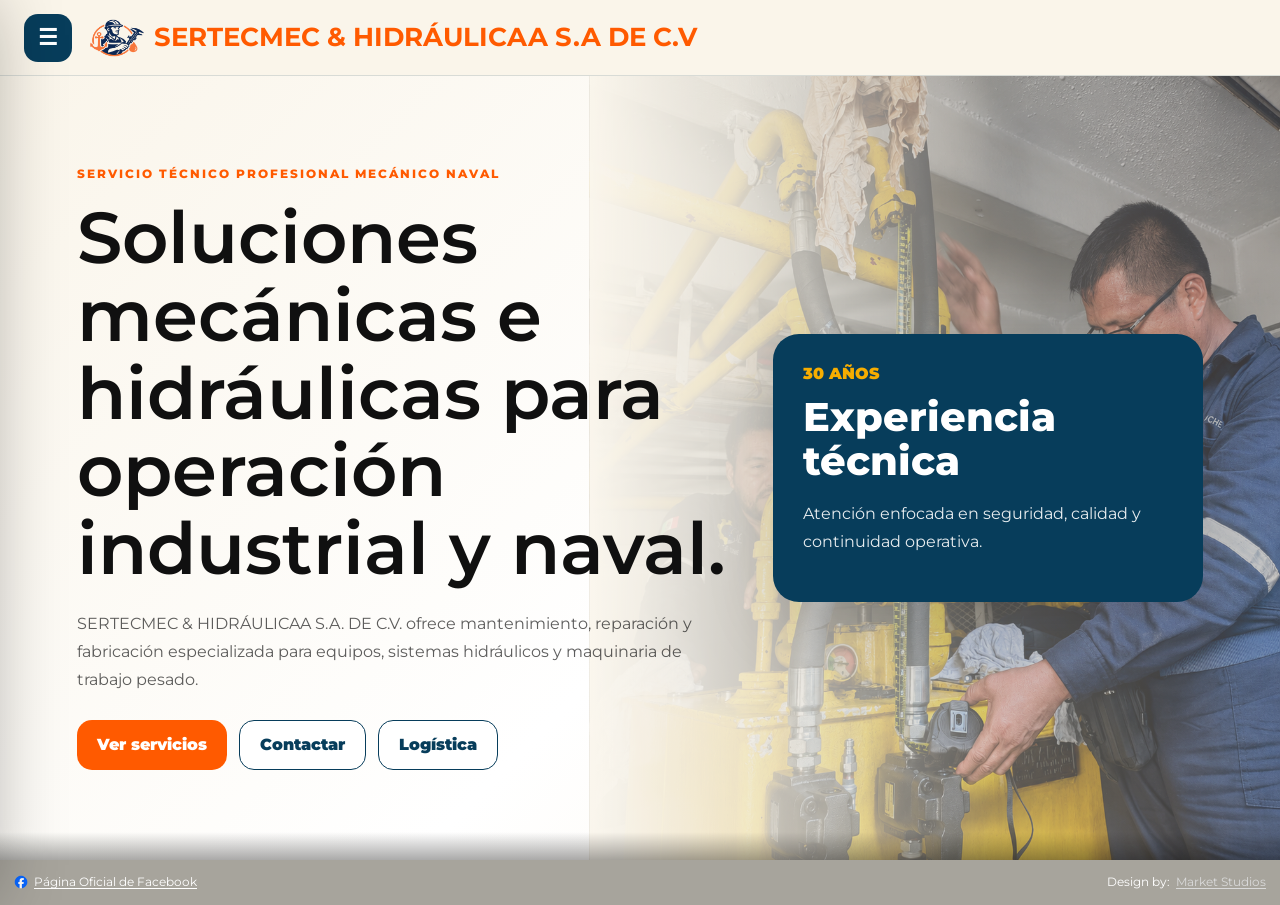
<file: index.html>
<!DOCTYPE html>
<html lang="es">
<head>
  <meta charset="UTF-8">
  <meta
    name="viewport"
    content="width=device-width, initial-scale=1.0">
  <title>Inicio | SerTecMec</title>
  <link rel="preconnect" href="https://fonts.googleapis.com">
  <link rel="preconnect" href="https://fonts.gstatic.com" crossorigin>
  <link
    href="https://fonts.googleapis.com/css2?family=Archivo+Black&family=Montserrat:ital,wght@0,100..900;1,100..900&display=swap"
    rel="stylesheet">
  <link rel="stylesheet" href="index.css">
</head>

<body>

  <!-- Control del menú lateral -->
  <input
    class="menu-toggle"
    type="checkbox"
    id="menuToggle"
  >

  <!-- Encabezado -->
  <header class="site-header">

    <!-- Botón para abrir el menú -->
    <label
      class="menu-button"
      for="menuToggle"
      aria-label="Abrir menú"
    >
      &#9776;
    </label>

    <!-- Logo y nombre de la empresa -->
    <a
      class="header-brand"
      href="index.html"
      aria-label="Ir al inicio de SerTecMec"
    >

      <img
        class="header-brand-image"
        src="assets/logo-sertemecc.png"
        alt="Logo de SerTecMec"
      >

      <span class="header-brand-name">
        SERTECMEC <span>&amp; HIDRÁULICAA S.A DE C.V</span>
      </span>

    </a>

  </header>

  <!-- Menú lateral -->
  <aside class="drawer">

    <label
      class="drawer-close"
      for="menuToggle"
      aria-label="Cerrar menú"
    >
      &times;
    </label>

    <strong>SerTecMec</strong>

    <nav>
      <a class="active" href="index.html">Inicio</a>
      <a href="servicios.html">Servicios</a>
      <a href="forlog.html">Forlog</a>
      <a href="nosotros.html">Nosotros</a>
      <a href="contacto.html">Contacto</a>
    </nav>

  </aside>

  <!-- Fondo oscuro del menú -->
  <label
    class="drawer-backdrop"
    for="menuToggle"
  ></label>

  <!-- Contenido principal -->
  <main>

    <section class="hero">

      <div class="image-background" aria-hidden="true"></div>

      <div class="hero-copy">

        <p class="eyebrow">
          Servicio técnico profesional mecánico naval
        </p>

        <h1>
          Soluciones mecánicas e hidráulicas para operación industrial y naval.
        </h1>

        <p>
          SERTECMEC &amp; HIDRÁULICAA S.A. DE C.V. ofrece mantenimiento,
          reparación y fabricación especializada para equipos, sistemas
          hidráulicos y maquinaria de trabajo pesado.
        </p>

        <div class="hero-actions">

          <a
            class="primary-button"
            href="servicios.html"
          >
            Ver servicios
          </a>

          <a
            class="secondary-button"
            href="contacto.html"
          >
            Contactar
          </a>

          <a
            class="secondary-button"
            href="forlog.html"
          >
            Logística
          </a>

        </div>

      </div>

      <article class="feature-card">

        <span>30 años</span>

        <strong>
          Experiencia técnica
        </strong>

        <p class="feature-description">
          Atención enfocada en seguridad, calidad y continuidad operativa.
        </p>

      </article>
    </section>
  </main>

  <footer class="index-footer">
    <a
      class="facebook-link"
      href="https://www.facebook.com/share/19AsBo8X9a/?mibextid=wwXIfr"
      rel="noopener"
      target="_blank"
    >
      <img
        src="assets/facebook.png"
        alt="Facebook"
      >
      <span>Página Oficial de Facebook</span>
    </a>

    <div class="studio-credit">
      <span>Design by:</span>
      <a href="https://urbansshop.org">
        Market Studios
      </a>
    </div>
  </footer>
</body>

</html>
</file>
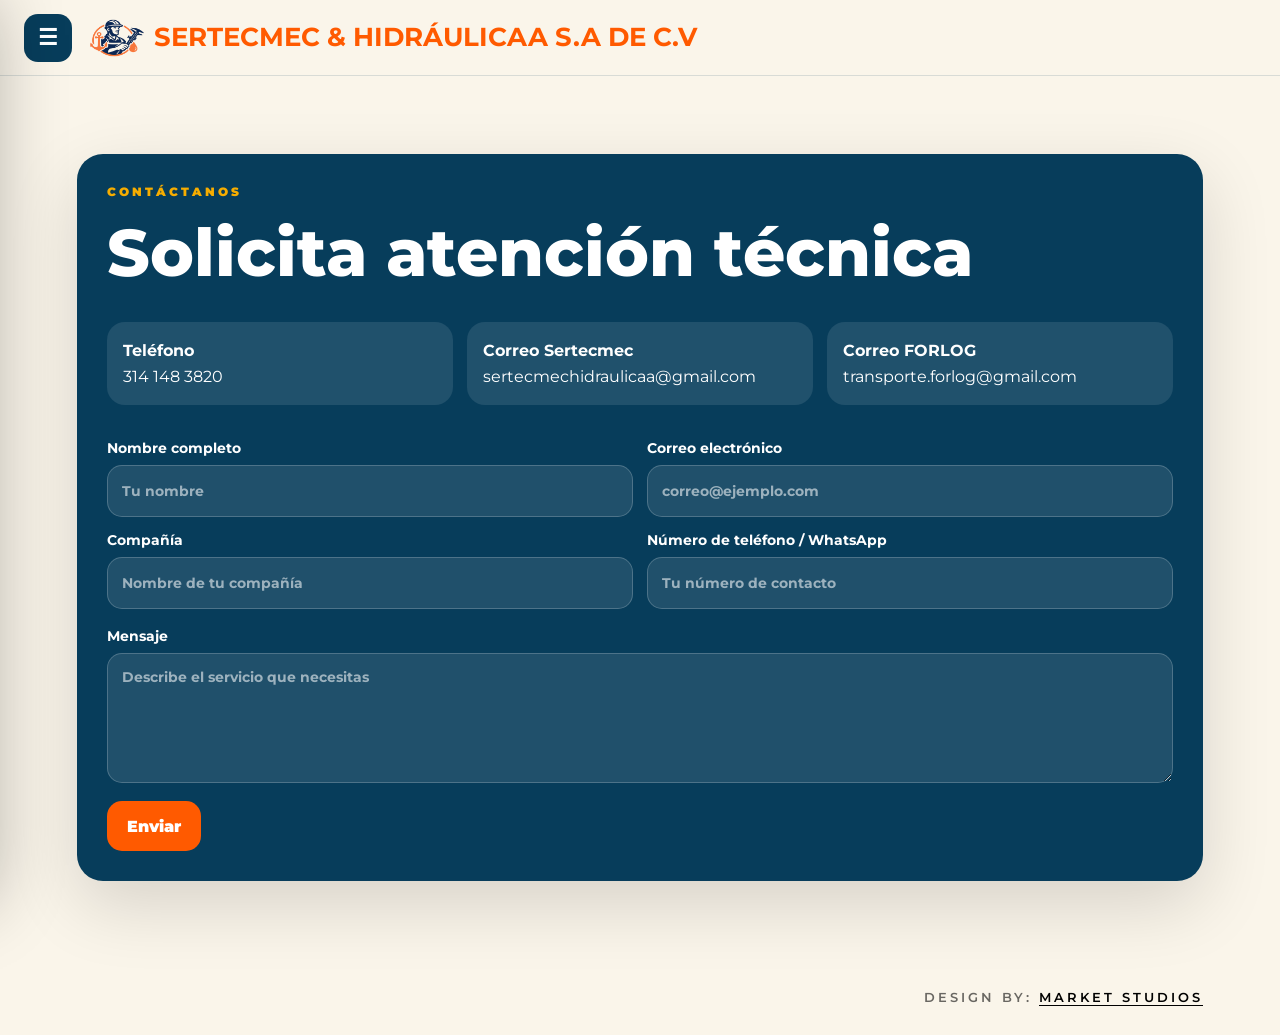
<file: contacto.html>
<!DOCTYPE html>
<html lang="es">
 <head>
  <meta charset="utf-8"/>
  <meta content="width=device-width, initial-scale=1.0" name="viewport"/>
  <title>Contacto | SerTecMec</title>
  <link href="https://fonts.googleapis.com" rel="preconnect"/>
  <link crossorigin="" href="https://fonts.gstatic.com" rel="preconnect"/>
  <link href="https://fonts.googleapis.com/css2?family=Archivo+Black&amp;family=Montserrat:ital,wght@0,100..900;1,100..900&amp;display=swap" rel="stylesheet"/>
  <link href="contacto.css" rel="stylesheet"/>
 </head>
 <body>
  <input class="menu-toggle" id="menuToggle" type="checkbox"/>
  <header class="site-header">
   <label aria-label="Abrir menú" class="menu-button" for="menuToggle">☰</label>
   <a aria-label="Ir al inicio de SerTecMec" class="header-brand" href="index.html">
    <img alt="Logo de SerTecMec" class="header-brand-image" src="assets/logo-sertemecc.png"/>
    <span class="header-brand-name">SERTECMEC <span>&amp; HIDRÁULICAA S.A DE C.V</span></span>
   </a>
  </header>
  <aside class="drawer">
   <label aria-label="Cerrar menú" class="drawer-close" for="menuToggle">×</label>
   <strong>SerTecMec</strong>
   <nav>
    <a href="index.html">Inicio</a>
    <a href="servicios.html">Servicios</a>
    <a href="forlog.html">Forlog</a>
    <a href="nosotros.html">Nosotros</a>
    <a class="active" href="contacto.html">Contacto</a>
   </nav>
  </aside>
  <label aria-label="Cerrar menú" class="drawer-backdrop" for="menuToggle"></label>
  <main>
   <section class="contact page-section">
    <form class="contact-form" id="contactForm">
     <p class="eyebrow">Contáctanos</p>
     <h1>Solicita atención técnica</h1>
     <div class="contact-grid">
      <p><strong>Teléfono</strong><br/>314 148 3820</p>
      <p><strong>Correo Sertecmec</strong><br/>sertecmechidraulicaa@gmail.com</p>
      <p><strong>Correo FORLOG</strong><br/>transporte.forlog@gmail.com</p>
     </div>
     <div class="form-grid">
      <label>Nombre completo <input id="fullName" name="Nombre completo" placeholder="Tu nombre" required="" type="text"/></label>
      <label>Correo electrónico <input id="email" name="Correo electrónico" placeholder="correo@ejemplo.com" required="" type="email"/></label>
      <label>Compañía <input id="company" name="Compañía" placeholder="Nombre de tu compañía" type="text"/></label>
      <label>Número de teléfono / WhatsApp <input id="phone" name="Teléfono o WhatsApp" placeholder="Tu número de contacto" required="" type="tel"/></label>
     </div>
     <label>Mensaje <textarea id="message" name="Mensaje" placeholder="Describe el servicio que necesitas" required=""></textarea></label>
     <div class="form-actions"><button type="submit">Enviar</button></div>
    </form>
   </section>
  </main>
  <footer class="studio-footer">
   <span>Design by:</span>
   <a href="https://urbansshop.org">Market Studios</a>
  </footer>
  <script src="contacto.js"></script>
 </body>
</html>
</file>
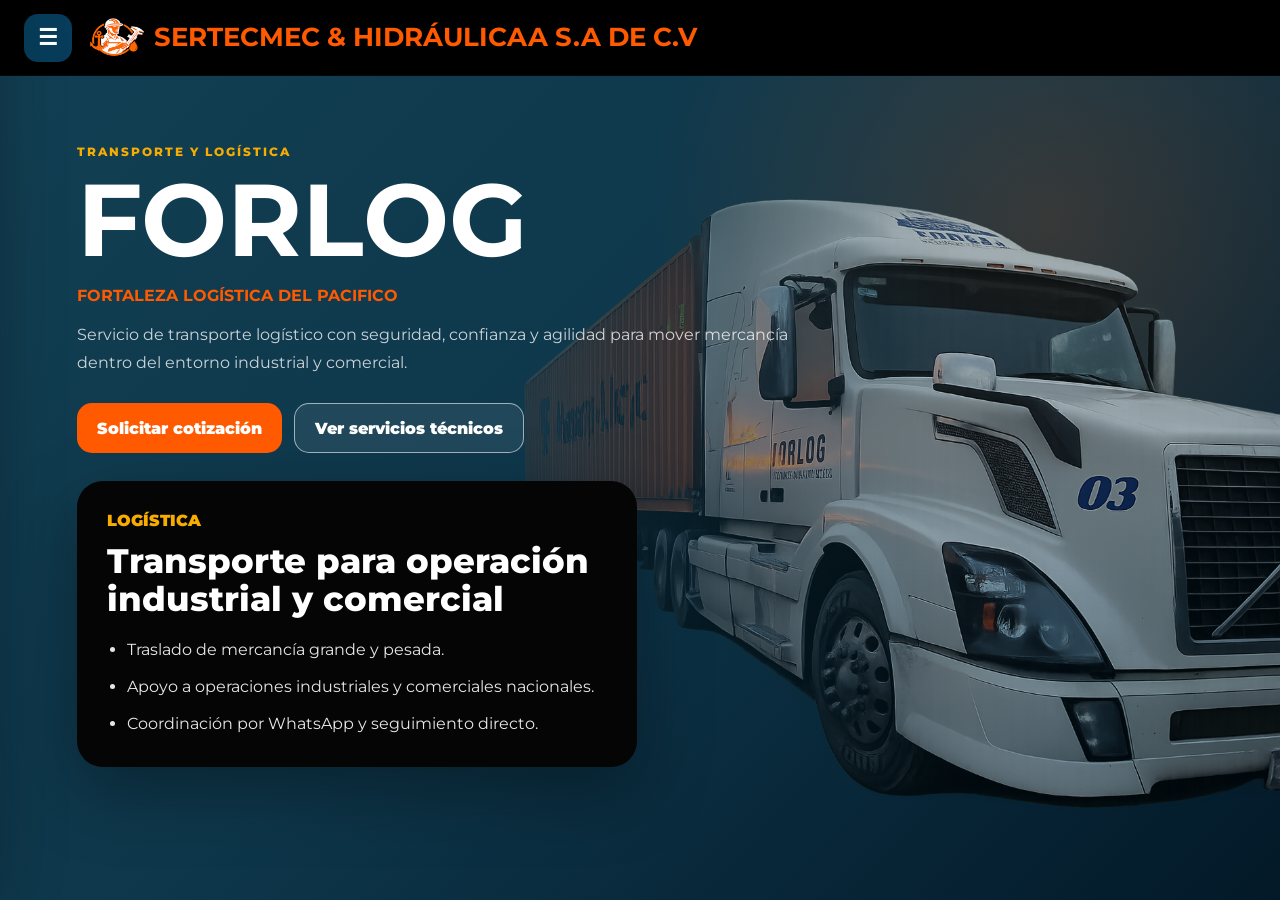
<file: forlog.html>
<!DOCTYPE html>
<html lang="es">
<head>
  <meta charset="UTF-8">
  <meta
    name="viewport"
    content="width=device-width, initial-scale=1.0">
  <title>Forlog | SerTecMec</title>
  <link rel="preconnect" href="https://fonts.googleapis.com">
  <link rel="preconnect" href="https://fonts.gstatic.com" crossorigin>
  <link
    href="https://fonts.googleapis.com/css2?family=Archivo+Black&family=Montserrat:ital,wght@0,100..900;1,100..900&display=swap"
    rel="stylesheet">
  <link rel="stylesheet" href="forlog.css">
</head>

<body>
  <input
    class="menu-toggle"
    type="checkbox"
    id="menuToggle"
  >

  <header class="site-header">
    <label
      class="menu-button"
      for="menuToggle"
      aria-label="Abrir menú"
    >
      &#9776;
    </label>

    <a
      class="header-brand"
      href="index.html"
      aria-label="Ir al inicio de SerTecMec"
    >
      <img
        class="header-brand-image"
        src="assets/logo-sertemec.png"
        alt="Logo de SerTecMec"
      >

      <span class="header-brand-name">
        SERTECMEC <span>&amp; HIDRÁULICAA S.A DE C.V</span>
      </span>
    </a>
  </header>

  <aside class="drawer">
    <label
      class="drawer-close"
      for="menuToggle"
      aria-label="Cerrar menú"
    >
      &times;
    </label>

    <strong>SerTecMec</strong>

    <nav>
      <a href="index.html">Inicio</a>
      <a href="servicios.html">Servicios</a>
      <a class="active" href="forlog.html">Forlog</a>
      <a href="nosotros.html">Nosotros</a>
      <a href="contacto.html">Contacto</a>
    </nav>
  </aside>

  <label
    class="drawer-backdrop"
    for="menuToggle"
  ></label>

  <main>
    <section class="forlog-hero">
      <div class="forlog-background" aria-hidden="true"></div>

      <div class="forlog-copy">
        <p class="eyebrow">
          Transporte y logística
        </p>

        <h1>
          FORLOG
        </h1>
        <h2>
          FORTALEZA LOGÍSTICA DEL PACIFICO
        </h2>

        <p>
          Servicio de transporte logístico con seguridad, confianza y agilidad
          para mover mercancía dentro del entorno industrial y comercial.
        </p>

        <div class="hero-actions">
          <a
            class="primary-button"
            href="contacto.html"
          >
            Solicitar cotización
          </a>

          <a
            class="secondary-button"
            href="servicios.html"
          >
            Ver servicios técnicos
          </a>
        </div>

        <article class="forlog-card">
          <span>Logística</span>

          <strong>
            Transporte para operación industrial y comercial
          </strong>

          <ul>
            <li>Traslado de mercancía grande y pesada.</li>
            <li>Apoyo a operaciones industriales y comerciales nacionales.</li>
            <li>Coordinación por WhatsApp y seguimiento directo.</li>
          </ul>
        </article>
      </div>
    </section>
  </main>
</body>
</html>
</file>
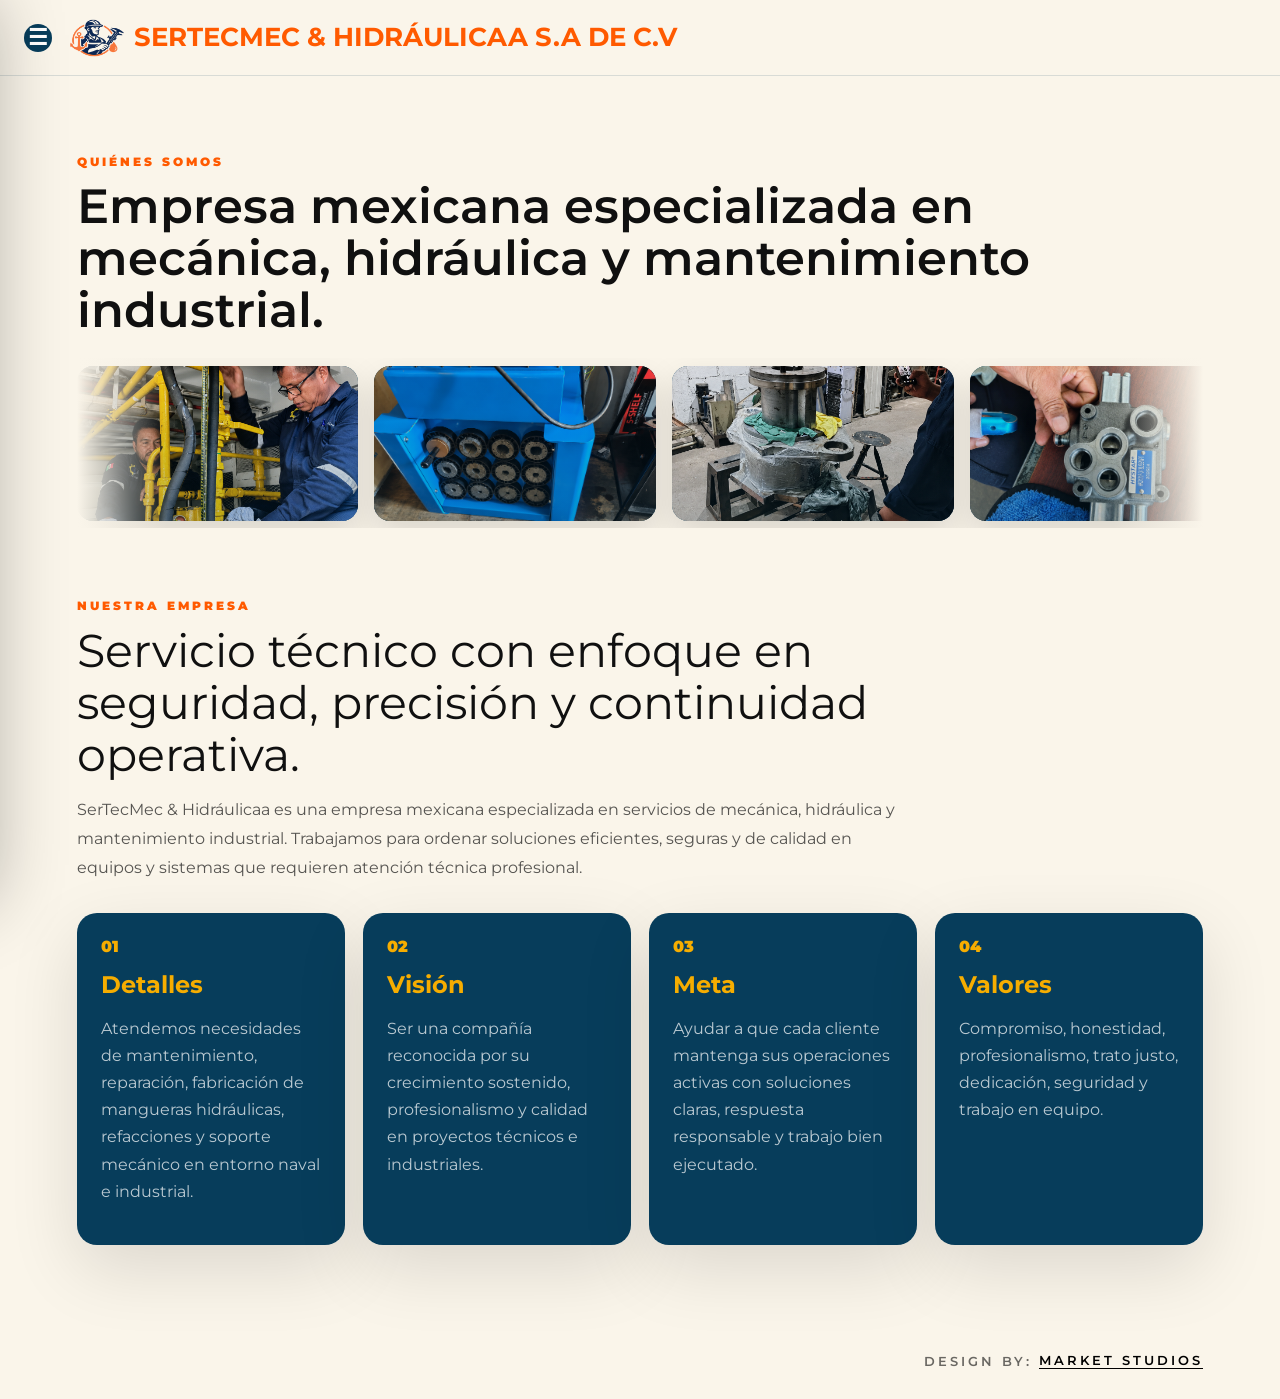
<file: nosotros.html>
<!DOCTYPE html>
<html lang="es">
 <head>
  <meta charset="utf-8"/>
  <meta content="width=device-width, initial-scale=1.0" name="viewport"/>
  <title>Nosotros | SerTecMec</title>
  <link href="https://fonts.googleapis.com" rel="preconnect"/>
  <link crossorigin="" href="https://fonts.gstatic.com" rel="preconnect"/>
  <link href="https://fonts.googleapis.com/css2?family=Archivo+Black&amp;family=Montserrat:ital,wght@0,100..900;1,100..900&amp;display=swap" rel="stylesheet"/>
  <link href="nosotros.css" rel="stylesheet"/>
 </head>
 <body>
  <input class="menu-toggle" id="menuToggle" type="checkbox"/>
  <header class="site-header">
   <label aria-label="Abrir menú" class="menu-button" for="menuToggle">☰</label>
   <a aria-label="Ir al inicio de SerTecMec" class="header-brand" href="index.html">
    <img alt="Logo de SerTecMec" class="header-brand-image" src="assets/logo-sertemecc.png"/>
    <span class="header-brand-name">SERTECMEC <span>&amp; HIDRÁULICAA S.A DE C.V</span></span>
   </a>
  </header>
  <aside class="drawer">
   <label aria-label="Cerrar menú" class="drawer-close" for="menuToggle">×</label>
   <strong>SerTecMec</strong>
   <nav>
    <a href="index.html">Inicio</a>
    <a href="servicios.html">Servicios</a>
    <a href="forlog.html">Forlog</a>
    <a class="active" href="nosotros.html">Nosotros</a>
    <a href="contacto.html">Contacto</a>
   </nav>
  </aside>
  <label aria-label="Cerrar menú" class="drawer-backdrop" for="menuToggle"></label>
  <main>
   <section class="page-section">
    <p class="eyebrow">Quiénes somos</p>
    <h1>Empresa mexicana especializada en mecánica, hidráulica y mantenimiento industrial.</h1>
    <div aria-label="Galería de trabajos SerTecMec" class="image-carousel">
     <div class="carousel-track">
      <figure><img src="assets/carousel-1.png" alt="Trabajo hidráulico SerTecMec"></figure>
      <figure><img src="assets/carousel-2.png" alt="Maquinaria hidráulica"></figure>
      <figure><img src="assets/carousel-3.png" alt="Equipo mecánico industrial"></figure>
      <figure><img src="assets/carousel-4.png" alt="Refacción hidráulica"></figure>
      <figure><img src="assets/carousel-5.png" alt="Refacción hidráulica"></figure>
      <figure><img src="assets/carousel-6.png" alt="Refacción hidráulica"></figure>
      <figure><img src="assets/carousel-7.png" alt="Refacción hidráulica"></figure>
      <figure><img src="assets/carousel-8.png" alt="Refacción hidráulica"></figure>
      <figure><img src="assets/carousel-9.png" alt="Refacción hidráulica"></figure>
      <figure><img src="assets/carousel-10.png" alt="Refacción hidráulica"></figure>
      <figure><img src="assets/carousel-1.png" alt="Trabajo hidráulico SerTecMec"></figure>
      <figure><img src="assets/carousel-2.png" alt="Maquinaria hidráulica"></figure>
      <figure><img src="assets/carousel-3.png" alt="Equipo mecánico industrial"></figure>
      <figure><img src="assets/carousel-4.png" alt="Refacción hidráulica"></figure>
      <figure><img src="assets/carousel-5.png" alt="Refacción hidráulica"></figure>
      <figure><img src="assets/carousel-6.png" alt="Refacción hidráulica"></figure>
      <figure><img src="assets/carousel-7.png" alt="Refacción hidráulica"></figure>
      <figure><img src="assets/carousel-8.png" alt="Refacción hidráulica"></figure>
      <figure><img src="assets/carousel-9.png" alt="Refacción hidráulica"></figure>
      <figure><img src="assets/carousel-10.png" alt="Refacción hidráulica"></figure>
     </div>
    </div>
    <div class="company-details">
     <article class="detail-intro">
      <p class="eyebrow">Nuestra empresa</p>
      <h2>Servicio técnico con enfoque en seguridad, precisión y continuidad operativa.</h2>
      <p>SerTecMec &amp; Hidráulicaa es una empresa mexicana especializada en servicios de mecánica, hidráulica y mantenimiento industrial. Trabajamos para ordenar soluciones eficientes, seguras y de calidad en equipos y sistemas que requieren atención técnica profesional.</p>
     </article>
     <div class="detail-grid">
      <article><span>01</span><h3>Detalles</h3><p>Atendemos necesidades de mantenimiento, reparación, fabricación de mangueras hidráulicas, refacciones y soporte mecánico en entorno naval e industrial.</p></article>
      <article><span>02</span><h3>Visión</h3><p>Ser una compañía reconocida por su crecimiento sostenido, profesionalismo y calidad en proyectos técnicos e industriales.</p></article>
      <article><span>03</span><h3>Meta</h3><p>Ayudar a que cada cliente mantenga sus operaciones activas con soluciones claras, respuesta responsable y trabajo bien ejecutado.</p></article>
      <article><span>04</span><h3>Valores</h3><p>Compromiso, honestidad, profesionalismo, trato justo, dedicación, seguridad y trabajo en equipo.</p></article>
     </div>
    </div>
   </section>
  </main>
  <footer class="studio-footer">
   <span>Design by:</span>
   <a href="https://urbansshop.org">Market Studios</a>
  </footer>
 </body>
</html>
</file>
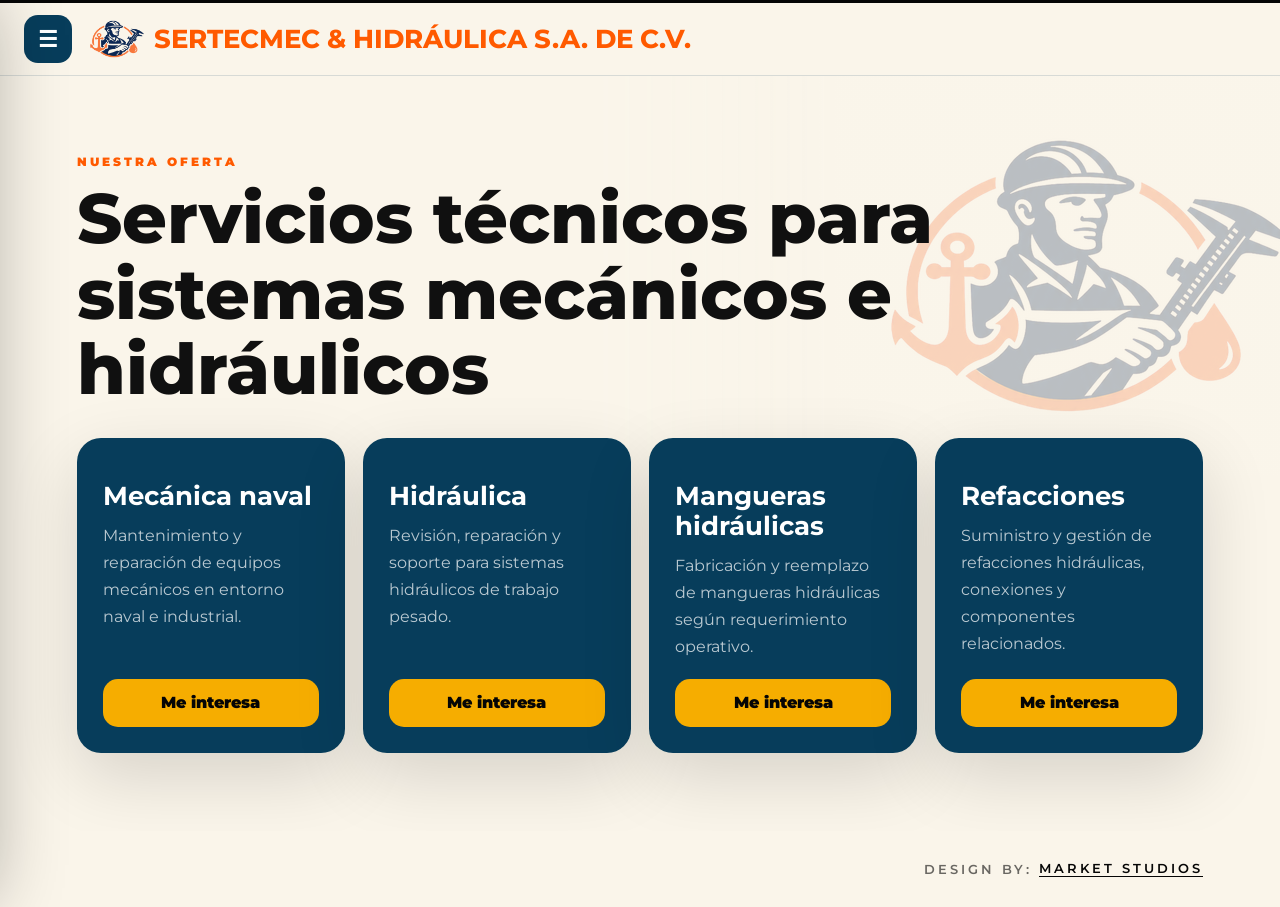
<file: servicios.html>
<!DOCTYPE html>
<html lang="es">
<head>
  <meta charset="UTF-8">
  <meta
    name="viewport"
    content="width=device-width, initial-scale=1.0"
  >

  <title>Servicios | SerTecMec</title>

  <link
    rel="preconnect"
    href="https://fonts.googleapis.com"
  >

  <link
    rel="preconnect"
    href="https://fonts.gstatic.com"
    crossorigin
  >

  <link
    href="https://fonts.googleapis.com/css2?family=Archivo+Black&family=Montserrat:ital,wght@0,100..900;1,100..900&display=swap"
    rel="stylesheet"
  >

  <link
    rel="stylesheet"
    href="servicios.css"
  >
</head>

<body>

  <!-- Control del menú lateral -->
  <input
    class="menu-toggle"
    id="menuToggle"
    type="checkbox"
  >

  <!-- Encabezado -->
  <header class="site-header">

    <label
      class="menu-button"
      for="menuToggle"
      aria-label="Abrir menú"
    >
      ☰
    </label>

    <a
      class="header-brand"
      href="index.html"
      aria-label="Ir al inicio de SerTecMec"
    >
      <img
        class="header-brand-image"
        src="assets/logo-sertemecc.png"
        alt="Logo de SerTecMec"
      >

      <span class="header-brand-name">
        SERTECMEC
        <span>&amp; HIDRÁULICA S.A. DE C.V.</span>
      </span>
    </a>

  </header>

  <!-- Menú lateral -->
  <aside class="drawer">

    <label
      class="drawer-close"
      for="menuToggle"
      aria-label="Cerrar menú"
    >
      ×
    </label>

    <strong>SerTecMec</strong>

    <nav>
      <a href="index.html">Inicio</a>
      <a class="active" href="servicios.html">Servicios</a>
      <a href="forlog.html">Forlog</a>
      <a href="nosotros.html">Nosotros</a>
      <a href="contacto.html">Contacto</a>
    </nav>

  </aside>

  <!-- Fondo oscuro del menú -->
  <label
    class="drawer-backdrop"
    for="menuToggle"
    aria-label="Cerrar menú"
  ></label>

  <!-- Contenido principal -->
  <main>

    <!-- Imagen decorativa de fondo -->
    <div
      class="forlog-background"
      aria-hidden="true"
    ></div>

    <section class="page-section">

      <p class="eyebrow">
        Nuestra oferta
      </p>

      <h1>
        Servicios técnicos para sistemas mecánicos e hidráulicos
      </h1>

      <div class="card-grid">

        <article>
          <span></span>

          <h3>Mecánica naval</h3>

          <p>
            Mantenimiento y reparación de equipos mecánicos en
            entorno naval e industrial.
          </p>

          <a
            class="interest-button"
            href="https://wa.me/523141483820?text=Hola%2C%20me%20interesa%20el%20servicio%20de%20Mec%C3%A1nica%20naval.%20Quisiera%20m%C3%A1s%20informaci%C3%B3n."
            target="_blank"
            rel="noopener noreferrer"
          >
            Me interesa
          </a>
        </article>

        <article>
          <span></span>

          <h3>Hidráulica</h3>

          <p>
            Revisión, reparación y soporte para sistemas hidráulicos
            de trabajo pesado.
          </p>

          <a
            class="interest-button"
            href="https://wa.me/523141483820?text=Hola%2C%20me%20interesa%20el%20servicio%20de%20Hidr%C3%A1ulica.%20Quisiera%20m%C3%A1s%20informaci%C3%B3n."
            target="_blank"
            rel="noopener noreferrer"
          >
            Me interesa
          </a>
        </article>

        <article>
          <span></span>

          <h3>Mangueras hidráulicas</h3>

          <p>
            Fabricación y reemplazo de mangueras hidráulicas según
            requerimiento operativo.
          </p>

          <a
            class="interest-button"
            href="https://wa.me/523141483820?text=Hola%2C%20me%20interesa%20el%20servicio%20de%20Mangueras%20hidr%C3%A1ulicas.%20Quisiera%20m%C3%A1s%20informaci%C3%B3n."
            target="_blank"
            rel="noopener noreferrer"
          >
            Me interesa
          </a>
        </article>

        <article>
          <span></span>

          <h3>Refacciones</h3>

          <p>
            Suministro y gestión de refacciones hidráulicas,
            conexiones y componentes relacionados.
          </p>

          <a
            class="interest-button"
            href="https://wa.me/523141483820?text=Hola%2C%20me%20interesa%20el%20servicio%20de%20Refacciones.%20Quisiera%20m%C3%A1s%20informaci%C3%B3n."
            target="_blank"
            rel="noopener noreferrer"
          >
            Me interesa
          </a>
        </article>

      </div>

    </section>

  </main>

  <!-- Pie de página -->
  <footer class="studio-footer">
    <span>Design by:</span>

    <a
      href="https://sd7zhw74ry-del.github.io/market_studios/data_html/index.html"
      target="_blank"
      rel="noopener noreferrer"
    >
      Market Studios
    </a>
  </footer>

</body>
</html>
</file>
<file: index.css>
:root {
  --cream: #faf5ea;
  --navy: #073d5b;
  --orange: #ff5a00;
  --gold: #f6ad00;
  --black: #050505;
  --white: #ffffff;
  --ink: #101010;
  --muted: rgba(16, 16, 16, .68);
}

* {
  box-sizing: border-box;
}

html {
  scroll-behavior: smooth;
}

body {
  min-height: 100vh;
  display: flex;
  flex-direction: column;
  margin: 0;
  color: var(--ink);
  background: var(--cream);
  font-family: Montserrat, Arial, sans-serif;
}

a {
  color: inherit;
  text-decoration: none;
}

img {
  display: block;
  max-width: 100%;
}

.menu-toggle {
  position: fixed;
  opacity: 0;
  pointer-events: none;
}

.site-header {
  position: sticky;
  top: 0;
  z-index: 10;
  display: flex;
  align-items: center;
  gap: 18px;
  min-height: 76px;
  padding: 8px 24px;
  border-bottom: 1px solid rgba(7, 61, 91, .14);
  background: rgba(250, 245, 234, .94);
  backdrop-filter: blur(16px);
  -webkit-backdrop-filter: blur(16px);
}

.header-brand {
  display: inline-flex;
  align-items: center;
  gap: 10px;
  min-width: 0;
  transition: opacity .2s ease, transform .2s ease;
}

.header-brand:hover {
  opacity: .85;
  transform: translateY(-1px);
}

.header-brand-image {
  width: 54px;
  height: 54px;
  flex-shrink: 0;
  object-fit: contain;
  object-position: center;
}

.header-brand-name {
  color: var(--orange);
  font-family: Montserrat, Arial, sans-serif;
  font-size: clamp(18px, 2vw, 27px);
  font-weight: 700;
  line-height: 1.1;
  white-space: nowrap;
}

.menu-button,
.drawer-close {
  width: 48px;
  height: 48px;
  display: grid;
  place-items: center;
  flex-shrink: 0;
  border-radius: 14px;
  color: var(--white);
  background: var(--navy);
  cursor: pointer;
  font-size: 22px;
  font-weight: 900;
  transition: background .2s ease, transform .2s ease;
}

.menu-button:hover,
.drawer-close:hover {
  background: var(--orange);
  transform: scale(1.04);
}

.drawer {
  position: fixed;
  inset: 0 auto 0 0;
  z-index: 30;
  width: min(350px, 86vw);
  padding: 24px;
  color: var(--white);
  background: var(--navy);
  box-shadow: 24px 0 70px rgba(0, 0, 0, .32);
  transform: translateX(-110%);
  transition: transform .28s ease;
}

.menu-toggle:checked ~ .drawer {
  transform: translateX(0);
}

.drawer strong {
  display: block;
  margin: 18px 0 24px;
  font-family: Montserrat, Arial, sans-serif;
  font-size: 22px;
  font-weight: 700;
}

.drawer nav {
  display: grid;
  gap: 12px;
}

.drawer a {
  padding: 13px 16px;
  border: 1px solid var(--gold);
  border-radius: 15px;
  background: #0005;
  font-size: 14px;
  font-weight: 500;
  transition: background .2s ease, transform .2s ease;
}

.drawer a:hover,
.drawer a.active {
  background: var(--orange);
  transform: translateX(4px);
}

.drawer-backdrop {
  position: fixed;
  inset: 0;
  z-index: 20;
  background: rgba(0, 0, 0, .48);
  opacity: 0;
  pointer-events: none;
  transition: opacity .28s ease;
}

.menu-toggle:checked ~ .drawer-backdrop {
  opacity: 1;
  pointer-events: auto;
}

main {
  flex: 1;
  display: flex;
}

.hero {
  position: relative;
  overflow: hidden;
  flex: 1;
  min-height: calc(100vh - 121px);
  display: grid;
  grid-template-columns: minmax(0, 1fr) minmax(280px, 430px);
  align-items: center;
  gap: 34px;
  padding: 90px 6vw;
  background:
    radial-gradient(
      circle at top right,
      rgba(255, 90, 0, .12),
      transparent 34%
    ),
    linear-gradient(
      135deg,
      var(--cream),
      #ffffff 58%,
      var(--cream)
    );
}

.hero > *:not(.image-background) {
  position: relative;
  z-index: 1;
}

.eyebrow {
  margin: 0 0 6px;
  color: var(--orange);
  font-size: 12px;
  font-weight: 800;
  letter-spacing: 2px;
  text-transform: uppercase;
}
.image-background {
  position: absolute;
  top: 0;
  right: 0;
  bottom: 0;
  z-index: 0;
  width: min(54vw, 760px);
  background:
    linear-gradient(
      90deg,
      var(--cream) 0%,
      rgba(250, 245, 234, .78) 22%,
      rgba(250, 245, 234, .18) 58%,
      rgba(250, 245, 234, 0) 100%
    ),
    linear-gradient(
      180deg,
      rgba(0, 0, 0, .34),
      rgba(0, 0, 0, .2)
    ),
    url("assets/carousel-1.png");
  background-position: center;
  background-size: cover;
  opacity: .78;
  pointer-events: none;
}


h1 {
  max-width: 980px;
  margin-top: 18px;
  margin-bottom: 22px;
  font-family: Montserrat, Arial, sans-serif;
  font-size: clamp(38px, 5.8vw, 72px);
  font-weight: 600;
  line-height: 1.08;
}

.hero-copy > p:not(.eyebrow),
.feature-card p {
  color: var(--muted);
  line-height: 1.75;
}

.hero-actions {
  display: flex;
  flex-wrap: wrap;
  gap: 12px;
  margin-top: 26px;
}

.primary-button,
.secondary-button {
  min-height: 50px;
  display: inline-flex;
  align-items: center;
  justify-content: center;
  padding: 0 20px;
  border-radius: 15px;
  font-weight: 900;
  transition: transform .2s ease, box-shadow .2s ease, background .2s ease;
}

.primary-button {
  color: var(--white);
  background: var(--orange);
}

.primary-button:hover {
  transform: translateY(-2px);
  box-shadow: 0 10px 24px rgba(255, 90, 0, .25);
}

.secondary-button {
  border: 1px solid var(--navy);
  color: var(--navy);
  background: var(--white);
}

.secondary-button:hover {
  color: var(--white);
  background: var(--navy);
  transform: translateY(-2px);
}

.feature-card {
  padding: 30px;
  border-radius: 26px;
  color: var(--white);
  background: var(--navy);
  box-shadow: 0 24px 70px rgba(0, 0, 0, .14);
}

.feature-card span {
  color: var(--gold);
  font-weight: 900;
  text-transform: uppercase;
}

.feature-card strong {
  display: block;
  margin: 12px 0;
  font-size: clamp(30px, 4vw, 40px);
  font-weight: 800;
  line-height: 1.12;
}

.feature-card .feature-description {
  color: var(--white);
  font-weight: 400;
  opacity: .9;
}

.index-footer {
  position: relative;
  width: 100%;
  height: 45px;
  display: flex;
  align-items: center;
  justify-content: space-between;
  gap: 14px;
  padding: 0 14px;
  color: var(--white);
  background: #0005;
  font-family: Montserrat, Arial, sans-serif;
  font-size: 12px;
  font-weight: 400;
  line-height: 1;
}

.index-footer::before {
  content: "";
  position: absolute;
  left: 0;
  right: 0;
  bottom: 100%;
  height: 28px;
  background: linear-gradient(
    180deg,
    rgba(0, 0, 0, 0),
    #0005
  );
  pointer-events: none;
}

.facebook-link,
.studio-credit {
  display: inline-flex;
  align-items: center;
  gap: 6px;
  min-width: 0;
}

.facebook-link img {
  width: 14px;
  height: 14px;
  flex-shrink: 0;
  object-fit: contain;
}

.facebook-link span,
.studio-credit a {
  border-bottom: 1px solid currentColor;
}

.facebook-link span {
  color: var(--white);
}

.studio-credit a {
  color: #d9d9d9;
}

@media (max-width: 900px) {
  .site-header {
    min-height: 72px;
    padding: 8px 18px;
  }

  .header-brand-image {
    width: 50px;
    height: 50px;
  }

  .hero {
    grid-template-columns: 1fr;
    padding: 70px 6vw;
  }

}

@media (max-width: 600px) {
  .site-header {
    min-height: 66px;
    gap: 11px;
    padding: 7px 12px;
  }

  .menu-button,
  .drawer-close {
    width: 44px;
    height: 44px;
    border-radius: 12px;
    font-size: 20px;
  }

  .header-brand {
    gap: 7px;
  }

  .header-brand-image {
    width: 43px;
    height: 43px;
  }

  .header-brand-name {
    font-size: clamp(13px, 4vw, 18px);
    white-space: normal;
  }

  .hero {
    min-height: calc(100vh - 111px);
    gap: 28px;
    padding: 58px 22px;
  }

  h1 {
    font-size: clamp(34px, 11vw, 48px);
  }

  .hero-actions {
    flex-direction: column;
  }

  .primary-button,
  .secondary-button {
    width: 100%;
  }

  .index-footer {
    height: auto;
    min-height: 20px;
    flex-wrap: wrap;
    justify-content: center;
    padding: 4px 10px;
    text-align: center;
  }

}
</file>
<file: contacto.css>
:root {
  --cream: #faf5ea;
  --navy: #073d5b;
  --orange: #ff5a00;
  --gold: #f6ad00;
  --black: #050505;
  --white: #fff;
}

* {
  box-sizing: border-box;
}

body {
  min-height: 100vh;
  display: flex;
  flex-direction: column;
  margin: 0;
  background: var(--cream);
  font-family: Montserrat, Arial, sans-serif;
}

a {
  text-decoration: none;
  color: inherit;
}

button,
.contact-form input,
.contact-form textarea {
  font: inherit;
}

.menu-toggle {
  position: fixed;
  opacity: 0;
  pointer-events: none;
}

.site-header {
  position: sticky;
  top: 0;
  z-index: 10;
  display: flex;
  align-items: center;
  gap: 18px;
  min-height: 76px;
  padding: 8px 24px;
  border-bottom: 1px solid rgba(7, 61, 91, .14);
  background: rgba(250, 245, 234, .94);
  backdrop-filter: blur(16px);
  -webkit-backdrop-filter: blur(16px);
}

.header-brand {
  display: inline-flex;
  align-items: center;
  gap: 10px;
  min-width: 0;
  transition: opacity .2s ease, transform .2s ease;
}

.header-brand:hover {
  opacity: .85;
  transform: translateY(-1px);
}

.header-brand-image {
  width: 54px;
  height: 54px;
  display: block;
  flex-shrink: 0;
  object-fit: contain;
  object-position: center;
}

.header-brand-name {
  color: var(--orange);
  font-family: Montserrat, Arial, sans-serif;
  font-size: clamp(18px, 2vw, 27px);
  font-weight: 700;
  line-height: 1.1;
  white-space: nowrap;
}

.menu-button,
.drawer-close {
  width: 48px;
  height: 48px;
  display: grid;
  place-items: center;
  flex-shrink: 0;
  border-radius: 14px;
  color: var(--white);
  background: var(--navy);
  cursor: pointer;
  font-size: 22px;
  font-weight: 900;
  transition: background .2s ease, transform .2s ease;
}

.menu-button:hover,
.drawer-close:hover {
  background: var(--orange);
  transform: scale(1.04);
}

.drawer {
  position: fixed;
  inset: 0 auto 0 0;
  z-index: 30;
  width: min(350px, 86vw);
  padding: 24px;
  color: var(--white);
  background: var(--navy);
  box-shadow: 24px 0 70px rgba(0, 0, 0, .32);
  transform: translateX(-110%);
  transition: transform .28s ease;
}

.menu-toggle:checked ~ .drawer {
  transform: translateX(0);
}

.drawer strong {
  display: block;
  margin: 18px 0 24px;
  font-family: Montserrat, Arial, sans-serif;
  font-size: 22px;
  font-weight: 700;
}

.drawer nav {
  display: grid;
  gap: 12px;
}

.drawer a {
  padding: 13px 16px;
  border: 1px solid var(--gold);
  border-radius: 15px;
  background: var(--black);
  font-family: Montserrat, Arial, sans-serif;
  font-size: 14px;
  font-weight: 500;
  letter-spacing: 0;
  transition: background .2s ease, transform .2s ease;
}

.drawer a:hover,
.drawer a.active {
  background: var(--orange);
  transform: translateX(4px);
}

.drawer-backdrop {
  position: fixed;
  inset: 0;
  z-index: 20;
  background: rgba(0, 0, 0, .48);
  opacity: 0;
  pointer-events: none;
  transition: opacity .28s ease;
}

.menu-toggle:checked ~ .drawer-backdrop {
  opacity: 1;
  pointer-events: auto;
}

main {
  flex: 1;
}

.page-section {
  min-height: calc(100vh - 160px);
  display: grid;
  place-items: center;
  padding: 78px 6vw;
}

.contact-form {
  width: min(1220px, 100%);
  display: grid;
  gap: 18px;
  padding: 30px;
  border-radius: 26px;
  color: #fff;
  background: var(--navy);
  box-shadow: 0 24px 70px rgba(0, 0, 0, .14);
}

.eyebrow {
  margin: 0;
  color: var(--gold);
  font-size: 12px;
  font-weight: 900;
  letter-spacing: 3px;
  text-transform: uppercase;
}

h1 {
  margin: 0;
  font-family: Montserrat, Arial, sans-serif;
  font-size: clamp(38px, 5.4vw, 66px);
  font-weight: 800;
  line-height: 1.08;
}

.contact-grid {
  display: grid;
  grid-template-columns: repeat(3, minmax(0, 1fr));
  gap: 14px;
}

.contact-grid p {
  min-height: 78px;
  padding: 16px;
  border-radius: 18px;
  background: rgba(255, 255, 255, .1);
  font-size: clamp(16px, 1.12vw, 20px);
  line-height: 1.6;
  overflow-wrap: anywhere;
}

.contact-form label {
  display: grid;
  gap: 8px;
  font-size: 14px;
  font-weight: 700;
}

.form-grid {
  display: grid;
  grid-template-columns: repeat(2, minmax(0, 1fr));
  gap: 14px;
}

.contact-form input,
.contact-form textarea {
  width: 100%;
  min-height: 130px;
  border: 1px solid rgba(255, 255, 255, .2);
  border-radius: 15px;
  padding: 14px;
  color: #fff;
  background: rgba(255, 255, 255, .1);
  outline: none;
}

.contact-form input {
  min-height: 52px;
}

.contact-form input::placeholder,
.contact-form textarea::placeholder {
  color: rgba(255, 255, 255, .56);
}

.contact-form input:focus,
.contact-form textarea:focus {
  border-color: var(--gold);
  background: rgba(255, 255, 255, .14);
}

.form-actions {
  display: flex;
  flex-wrap: wrap;
  gap: 12px;
}

.form-actions button {
  min-height: 50px;
  display: inline-flex;
  align-items: center;
  justify-content: center;
  border: 0;
  border-radius: 15px;
  padding: 0 20px;
  color: #fff;
  background: var(--orange);
  cursor: pointer;
  font-weight: 900;
}

.form-actions button:hover {
  transform: translateY(-2px);
}

.studio-footer {
  display: flex;
  justify-content: flex-end;
  align-items: center;
  gap: 7px;
  min-height: 76px;
  padding: 0 6vw;
  color: rgba(0, 0, 0, .58);
  background: transparent;
  font-size: 13px;
  font-weight: 600;
  letter-spacing: 3px;
  text-transform: uppercase;
}

.studio-footer a {
  color: #000;
  border-bottom: 1px solid #000;
}

@media(max-width:900px) {
  .form-grid {
    grid-template-columns: 1fr;
  }

  .studio-footer {
    justify-content: center;
    flex-wrap: wrap;
    text-align: center;
  }
}

@media (max-width: 600px) {
  .contact-grid {
    grid-template-columns: 1fr;
  }

  .site-header {
    min-height: 66px;
    gap: 11px;
    padding: 7px 12px;
  }

  .menu-button,
  .drawer-close {
    width: 44px;
    height: 44px;
    border-radius: 12px;
    font-size: 20px;
  }

  .header-brand-image {
    width: 43px;
    height: 43px;
  }

  .header-brand-name {
    font-size: clamp(13px, 4vw, 18px);
    white-space: normal;
  }
}
</file>
<file: forlog.css>
:root {
  --cream: #eaf0fa;
  --navy: #073d5b;
  --orange: #ff5a00;
  --gold: #f6ad00;
  --black: #050505;
  --white: #ffffff;
  --ink: #101010;
  --muted: rgba(16, 16, 16, .68);
}

* {
  box-sizing: border-box;
}

html {
  scroll-behavior: smooth;
}

body {
  min-height: 100vh;
  display: flex;
  flex-direction: column;
  margin: 0;
  color: var(--ink);
  background: #031928;
  font-family: Montserrat, Arial, sans-serif;
}

a {
  color: inherit;
  text-decoration: none;
}

img {
  display: block;
  max-width: 100%;
}

.menu-toggle {
  position: fixed;
  opacity: 0;
  pointer-events: none;
}

.site-header {
  position: sticky;
  top: 0;
  z-index: 10;
  display: flex;
  align-items: center;
  gap: 18px;
  min-height: 76px;
  padding: 8px 24px;
  border-bottom: 1px solid rgba(7, 61, 91, .14);
  background: rgb(0, 0, 0);
  backdrop-filter: blur(16px);
  -webkit-backdrop-filter: blur(16px);
}

.header-brand {
  display: inline-flex;
  align-items: center;
  gap: 10px;
  min-width: 0;
  transition: opacity .2s ease, transform .2s ease;
}

.header-brand:hover {
  opacity: .85;
  transform: translateY(-1px);
}

.header-brand-image {
  width: 54px;
  height: 54px;
  flex-shrink: 0;
  object-fit: contain;
  object-position: center;
}

.header-brand-name {
  color: var(--orange);
  font-family: Montserrat, Arial, sans-serif;
  font-size: clamp(18px, 2vw, 27px);
  font-weight: 700;
  line-height: 1.1;
  white-space: nowrap;
}

.menu-button,
.drawer-close {
  width: 48px;
  height: 48px;
  display: grid;
  place-items: center;
  flex-shrink: 0;
  border-radius: 14px;
  color: var(--white);
  background: var(--navy);
  cursor: pointer;
  font-size: 22px;
  font-weight: 900;
  transition: background .2s ease, transform .2s ease;
}

.menu-button:hover,
.drawer-close:hover {
  background: var(--orange);
  transform: scale(1.04);
}

.drawer {
  position: fixed;
  inset: 0 auto 0 0;
  z-index: 30;
  width: min(350px, 86vw);
  padding: 24px;
  color: var(--white);
  background: var(--navy);
  box-shadow: 24px 0 70px rgba(0, 0, 0, .32);
  transform: translateX(-110%);
  transition: transform .28s ease;
}

.menu-toggle:checked ~ .drawer {
  transform: translateX(0);
}

.drawer strong {
  display: block;
  margin: 18px 0 24px;
  font-family: Montserrat, Arial, sans-serif;
  font-size: 22px;
  font-weight: 700;
}

.drawer nav {
  display: grid;
  gap: 12px;
}

.drawer a {
  padding: 13px 16px;
  border: 1px solid var(--gold);
  border-radius: 15px;
  background: var(--black);
  font-size: 14px;
  font-weight: 500;
  transition: background .2s ease, transform .2s ease;
}

.drawer a:hover,
.drawer a.active {
  background: var(--orange);
  transform: translateX(4px);
}

.drawer-backdrop {
  position: fixed;
  inset: 0;
  z-index: 20;
  background: rgba(0, 0, 0, .48);
  opacity: 0;
  pointer-events: none;
  transition: opacity .28s ease;
}

.menu-toggle:checked ~ .drawer-backdrop {
  opacity: 1;
  pointer-events: auto;
}

main {
  flex: 1;
  display: flex;
}

.forlog-hero {
  position: relative;
  overflow: hidden;
  flex: 1;
  min-height: calc(100vh - 76px);
  display: grid;
  grid-template-columns: minmax(0, 720px) 1fr;
  align-items: start;
  gap: 34px;
  padding: 58px 6vw 72px;
  background:
    radial-gradient(
      circle at 82% 18%,
      rgba(255, 90, 0, .18),
      transparent 32%
    ),
    linear-gradient(
      135deg,
      #123f53 0%,
      #0e374b 46%,
      #031928 100%
    );
}

.forlog-hero > *:not(.forlog-background) {
  position: relative;
  z-index: 1;
}

.forlog-background {
  position: absolute;
  top: 0;
  right: 0;
  bottom: 0;
  left: 0;
  z-index: 0;
  width: 100%;
  background: url("assets/trailer.png");
  background-position: center right;
  background-repeat: no-repeat;
  background-size: min(88vw, 1040px) auto;
  opacity: .72;
  -webkit-mask-image: linear-gradient(
    90deg,
    transparent 0%,
    transparent 20%,
    rgba(0, 0, 0, .22) 38%,
    rgba(0, 0, 0, .72) 58%,
    #000 76%
  );
  mask-image: linear-gradient(
    90deg,
    transparent 0%,
    transparent 20%,
    rgba(0, 0, 0, .22) 38%,
    rgba(0, 0, 0, .72) 58%,
    #000 76%
  );
  pointer-events: none;
}

.forlog-copy {
  align-self: start;
  max-width: 720px;
  padding-top: 10px;
}

.eyebrow {
  margin: 0 0 6px;
  color: var(--gold);
  font-size: 12px;
  font-weight: 800;
  letter-spacing: 2px;
  text-transform: uppercase;
}

h1 {
  max-width: 980px;
  margin-top: 12px;
  margin-bottom: 18px;
  font-family: Montserrat, Arial, sans-serif;
  font-size: clamp(56px, 8vw, 104px);
  font-weight: 700;
  line-height: .95;
  color: var(--white);
}
h2 {
  font-family: Montserrat, Arial, sans-serif;
  font-size: 16px;
  color: var(--orange)
}

.forlog-copy > p:not(.eyebrow) {
  max-width: 720px;
  color: rgba(255, 255, 255, .78);
  line-height: 1.75;
}

.hero-actions {
  display: flex;
  flex-wrap: wrap;
  gap: 12px;
  margin-top: 26px;
}

.primary-button,
.secondary-button {
  min-height: 50px;
  display: inline-flex;
  align-items: center;
  justify-content: center;
  padding: 0 20px;
  border-radius: 15px;
  font-weight: 900;
  transition: transform .2s ease, box-shadow .2s ease, background .2s ease;
}

.primary-button {
  color: var(--white);
  background: var(--orange);
}

.primary-button:hover {
  transform: translateY(-2px);
  box-shadow: 0 10px 24px rgba(255, 90, 0, .25);
}

.secondary-button {
  border: 1px solid rgba(255, 255, 255, .58);
  color: var(--white);
  background: rgba(255, 255, 255, .08);
}

.secondary-button:hover {
  color: var(--white);
  background: rgba(255, 255, 255, .18);
  transform: translateY(-2px);
}

.forlog-card {
  max-width: 560px;
  margin-top: 28px;
  padding: 30px;
  border-radius: 26px;
  color: var(--white);
  background: var(--black);
  box-shadow: 0 24px 70px rgba(0, 0, 0, .34);
}

.forlog-card span {
  color: var(--gold);
  font-weight: 900;
  text-transform: uppercase;
}

.forlog-card strong {
  display: block;
  margin: 12px 0;
  font-size: clamp(24px, 3vw, 34px);
  font-weight: 800;
  line-height: 1.12;
}

.forlog-card ul {
  display: grid;
  gap: 12px;
  margin: 20px 0 0;
  padding-left: 20px;
  color: rgba(255, 255, 255, .9);
  line-height: 1.55;
}

@media (max-width: 900px) {
  .site-header {
    min-height: 72px;
    padding: 8px 18px;
  }

  .header-brand-image {
    width: 50px;
    height: 50px;
  }

  .forlog-hero {
    grid-template-columns: 1fr;
    padding: 70px 6vw;
  }

  .forlog-background {
    width: 100%;
    background-size: min(86%, 520px) auto;
    opacity: .24;
  }
}

@media (max-width: 600px) {
  .site-header {
    min-height: 66px;
    gap: 11px;
    padding: 7px 12px;
  }

  .menu-button,
  .drawer-close {
    width: 44px;
    height: 44px;
    border-radius: 12px;
    font-size: 20px;
  }

  .header-brand {
    gap: 7px;
  }

  .header-brand-image {
    width: 43px;
    height: 43px;
  }

  .header-brand-name {
    font-size: clamp(13px, 4vw, 18px);
    white-space: normal;
  }

  .forlog-hero {
    min-height: calc(100vh - 66px);
    gap: 28px;
    padding: 58px 22px;
  }

  h1 {
    font-size: clamp(48px, 18vw, 72px);
  }

  .hero-actions {
    flex-direction: column;
  }

  .primary-button,
  .secondary-button {
    width: 100%;
  }
}
</file>
<file: nosotros.css>
:root {
  --cream: #faf5ea;
  --navy: #073d5b;
  --orange: #ff5a00;
  --gold: #f6ad00;
  --black: #050505;
  --white: #fff;
  --ink: #101010;
}

* {
  box-sizing: border-box;
}

body {
  min-height: 100vh;
  display: flex;
  flex-direction: column;
  margin: 0;
  background: var(--cream);
  font-family: Montserrat, Arial, sans-serif;
  color: var(--ink);
}

a {
  text-decoration: none;
  color: inherit;
}

.menu-toggle {
  position: fixed;
  opacity: 0;
  pointer-events: none;
}

.site-header {
  position: sticky;
  top: 0;
  z-index: 10;
  display: flex;
  align-items: center;
  gap: 18px;
  min-height: 76px;
  padding: 8px 24px;
  border-bottom: 1px solid rgba(7, 61, 91, .14);
  background: rgba(250, 245, 234, .94);
  backdrop-filter: blur(16px);
  -webkit-backdrop-filter: blur(16px);
}

.header-brand {
  display: inline-flex;
  align-items: center;
  gap: 10px;
  min-width: 0;
  transition: opacity .2s ease, transform .2s ease;
}

.header-brand:hover {
  opacity: .85;
  transform: translateY(-1px);
}

.header-brand-image {
  width: 54px;
  height: 54px;
  display: block;
  flex-shrink: 0;
  object-fit: contain;
  object-position: center;
}

.header-brand-name {
  color: var(--orange);
  font-family: Montserrat, Arial, sans-serif;
  font-size: clamp(18px, 2vw, 27px);
  font-weight: 700;
  line-height: 1.1;
  white-space: nowrap;
}

.menu-button,
.drawer-close {
  width: 28px;
  height: 28px;
  display: grid;
  place-items: center;
  flex-shrink: 0;
  border-radius: 14px;
  color: var(--white);
  background: var(--navy);
  cursor: pointer;
  font-size: 22px;
  font-weight: 900;
  transition: background .2s ease, transform .2s ease;
}

.menu-button:hover,
.drawer-close:hover {
  background: var(--orange);
  transform: scale(1.04);
}

.drawer {
  position: fixed;
  inset: 0 auto 0 0;
  z-index: 30;
  width: min(350px, 86vw);
  padding: 24px;
  color: var(--white);
  background: var(--navy);
  box-shadow: 24px 0 70px rgba(0, 0, 0, .32);
  transform: translateX(-110%);
  transition: transform .28s ease;
}

.menu-toggle:checked ~ .drawer {
  transform: translateX(0);
}

.drawer strong {
  display: block;
  margin: 18px 0 24px;
  font-family: Montserrat, Arial, sans-serif;
  font-size: 22px;
  font-weight: 700;
}

.drawer nav {
  display: grid;
  gap: 12px;
}

.drawer a {
  padding: 13px 16px;
  border: 1px solid var(--gold);
  border-radius: 15px;
  background: var(--black);
  font-family: Montserrat, Arial, sans-serif;
  font-size: 14px;
  font-weight: 500;
  letter-spacing: 0;
  transition: background .2s ease, transform .2s ease;
}

.drawer a:hover,
.drawer a.active {
  background: var(--orange);
  transform: translateX(4px);
}

.drawer-backdrop {
  position: fixed;
  inset: 0;
  z-index: 20;
  background: rgba(0, 0, 0, .48);
  opacity: 0;
  pointer-events: none;
  transition: opacity .28s ease;
}

.menu-toggle:checked ~ .drawer-backdrop {
  opacity: 1;
  pointer-events: auto;
}

main {
  flex: 1;
}

.page-section {
  min-height: calc(100vh - 160px);
  padding: 78px 6vw;
}

.eyebrow {
  margin: 0 0 12px;
  color: var(--orange);
  font-size: 12px;
  font-weight: 900;
  letter-spacing: 3px;
  text-transform: uppercase;
}

h1,
h3 {
  margin: 0;
  font-family: Montserrat, Arial, sans-serif;
}

h1 {
  max-width: 1050px;
  font-size: clamp(28px, 5.4vw, 48px);
  font-weight: 600;
  line-height: 1.08;
}

.image-carousel {
  position: relative;
  width: 100%;
  height: 170px;
  margin-top: 22px;
  overflow: hidden;
}

.image-carousel::before,
.image-carousel::after {
  content: "";
  position: absolute;
  top: 0;
  bottom: 0;
  z-index: 2;
  width: 8%;
  pointer-events: none;
}

.image-carousel::before {
  left: 0;
  background: linear-gradient(90deg, var(--cream), rgba(250, 245, 234, 0));
}

.image-carousel::after {
  right: 0;
  background: linear-gradient(270deg, var(--cream), rgba(250, 245, 234, 0));
}

.carousel-track {
  display: flex;
  align-items: center;
  width: max-content;
  height: 170px;
  gap: 16px;
  animation: slide-left 9s linear infinite;
}

.carousel-track figure {
  position: relative;
  width: clamp(220px, 22vw, 290px);
  height: 155px;
  aspect-ratio: auto;
  flex: 0 0 auto;
  margin: 0;
  overflow: hidden;
  border-radius: 16px;
  background: var(--navy);
  box-shadow: 0 14px 34px rgba(0, 0, 0, .13);
}

.carousel-track figure::after {
  content: "";
  position: absolute;
  inset: 0;
  background: linear-gradient(180deg, rgba(7, 61, 91, .02), rgba(7, 61, 91, .22)), rgba(0, 0, 0, .04);
  pointer-events: none;
}

.carousel-track img {
  width: 100%;
  height: 100%;
  display: block;
  object-fit: cover;
  object-position: center;
}

@keyframes slide-left {
  from {
    transform: translateX(0);
  }

  to {
    transform: translateX(calc(-50% - 8px));
  }
}

.company-details {
  margin-top: 70px;
}

.detail-intro {
  max-width: 980px;
}

.detail-intro h2 {
  max-width: 980px;
  margin: 0;
  font-family: Montserrat, Arial, sans-serif;
  font-size: clamp(30px, 3.6vw, 50px);
  font-weight: 400;
  line-height: 1.12;
}

.detail-intro p:not(.eyebrow) {
  max-width: 820px;
  color: rgba(16, 16, 16, .7);
  line-height: 1.8;
}

.detail-grid {
  display: grid;
  grid-template-columns: repeat(4, minmax(0, 1fr));
  gap: 18px;
  margin-top: 30px;
}

.detail-grid article {
  padding: 24px;
  border-radius: 20px;
  color: var(--white);
  background: var(--navy);
  box-shadow: 0 24px 70px rgba(0, 0, 0, .12);
}

.detail-grid span {
  color: var(--gold);
  font-weight: 900;
}

.detail-grid h3 {
  margin: 14px 0 10px;
  color: var(--gold);
  font-size: 24px;
}

.detail-grid p {
  color: rgba(255, 255, 255, .72);
  line-height: 1.7;
}

.studio-footer {
  display: flex;
  justify-content: flex-end;
  align-items: center;
  gap: 7px;
  min-height: 76px;
  padding: 0 6vw;
  color: rgba(0, 0, 0, .58);
  background: transparent;
  font-size: 13px;
  font-weight: 600;
  letter-spacing: 3px;
  text-transform: uppercase;
}

.studio-footer a {
  color: #000;
  border-bottom: 1px solid #000;
}

@media(max-width:900px) {
  .image-carousel,
  .carousel-track {
    height: 145px;
  }

  .carousel-track {
    gap: 13px;
  }

  .carousel-track figure {
    width: 220px;
    height: 132px;
  }

  .detail-grid {
    grid-template-columns: 1fr;
  }

  .studio-footer {
    justify-content: center;
    flex-wrap: wrap;
    text-align: center;
  }

  .site-header {
    min-height: 72px;
    padding: 8px 18px;
  }

  .header-brand-image {
    width: 50px;
    height: 50px;
  }
}

@media (max-width: 600px) {
  .image-carousel {
    height: 122px;
    margin-top: 18px;
  }

  .carousel-track {
    height: 122px;
    gap: 11px;
  }

  .carousel-track figure {
    width: 175px;
    height: 110px;
  }

  .site-header {
    min-height: 66px;
    gap: 11px;
    padding: 7px 12px;
  }

  .menu-button,
  .drawer-close {
    width: 44px;
    height: 44px;
    border-radius: 12px;
    font-size: 20px;
  }

  .header-brand {
    gap: 7px;
  }

  .header-brand-image {
    width: 43px;
    height: 43px;
  }

  .header-brand-name {
    font-size: clamp(13px, 4vw, 18px);
    white-space: normal;
  }
}
</file>
<file: servicios.css>
:root {
  --cream: #faf5ea;
  --navy: #073d5b;
  --orange: #ff5a00;
  --gold: #f6ad00;
  --black: #050505;
  --white: #ffffff;
  --ink: #101010;
}

/* =========================
   CONFIGURACIÓN GENERAL
========================= */

* {
  box-sizing: border-box;
}

html {
  min-height: 100%;
}

body {
  min-height: 100vh;
  display: flex;
  flex-direction: column;

  margin: 0;

  color: var(--ink);
  background: var(--cream);

  font-family: Montserrat, Arial, sans-serif;
}

a {
  color: inherit;
  text-decoration: none;
}

/* =========================
   CONTROL DEL MENÚ
========================= */

.menu-toggle {
  position: fixed;
  opacity: 0;
  pointer-events: none;
}

/* =========================
   ENCABEZADO
========================= */

.site-header {
  position: sticky;
  top: 0;
  z-index: 50;

  min-height: 76px;

  display: flex;
  align-items: center;
  gap: 18px;

  padding: 8px 24px;

  border-top: 3px solid var(--black);
  border-bottom: 1px solid rgba(7, 61, 91, 0.14);

  background: rgba(250, 245, 234, 0.96);

  backdrop-filter: blur(16px);
  -webkit-backdrop-filter: blur(16px);
}

.header-brand {
  min-width: 0;

  display: inline-flex;
  align-items: center;
  gap: 10px;

  transition:
    opacity 0.2s ease,
    transform 0.2s ease;
}

.header-brand:hover {
  opacity: 0.86;
  transform: translateY(-1px);
}

.header-brand-image {
  width: 54px;
  height: 54px;

  display: block;
  flex-shrink: 0;

  object-fit: contain;
  object-position: center;
}

.header-brand-name {
  color: var(--orange);

  font-size: clamp(18px, 2vw, 27px);
  font-weight: 750;
  line-height: 1.1;

  white-space: nowrap;
}

/* =========================
   BOTONES DEL MENÚ
========================= */

.menu-button,
.drawer-close {
  width: 48px;
  height: 48px;

  display: grid;
  place-items: center;
  flex-shrink: 0;

  border-radius: 14px;

  color: var(--white);
  background: var(--navy);

  cursor: pointer;

  font-size: 22px;
  font-weight: 900;

  transition:
    background 0.2s ease,
    transform 0.2s ease;
}

.menu-button:hover,
.drawer-close:hover {
  background: var(--orange);
  transform: scale(1.04);
}

/* =========================
   MENÚ LATERAL
========================= */

.drawer {
  position: fixed;
  inset: 0 auto 0 0;
  z-index: 100;

  width: min(350px, 86vw);
  padding: 24px;

  color: var(--white);
  background: var(--navy);

  box-shadow: 24px 0 70px rgba(0, 0, 0, 0.32);

  transform: translateX(-110%);
  transition: transform 0.28s ease;
}

.menu-toggle:checked ~ .drawer {
  transform: translateX(0);
}

.drawer strong {
  display: block;

  margin: 18px 0 24px;

  font-size: 22px;
  font-weight: 700;
}

.drawer nav {
  display: grid;
  gap: 12px;
}

.drawer nav a {
  padding: 13px 16px;

  border: 1px solid var(--gold);
  border-radius: 15px;

  color: var(--white);
  background: var(--black);

  font-size: 14px;
  font-weight: 500;

  transition:
    background 0.2s ease,
    transform 0.2s ease;
}

.drawer nav a:hover,
.drawer nav a.active {
  background: var(--orange);
  transform: translateX(4px);
}

/* =========================
   FONDO DEL MENÚ LATERAL
========================= */

.drawer-backdrop {
  position: fixed;
  inset: 0;
  z-index: 90;

  background: rgba(0, 0, 0, 0.48);

  opacity: 0;
  pointer-events: none;

  transition: opacity 0.28s ease;
}

.menu-toggle:checked ~ .drawer-backdrop {
  opacity: 1;
  pointer-events: auto;
}

/* =========================
   CONTENIDO PRINCIPAL
========================= */

main {
  position: relative;
  isolation: isolate;
  overflow: hidden;

  flex: 1;

  background: var(--cream);
}

/* =========================
   LOGO DE FONDO SUPERIOR
========================= */

.forlog-background {
  position: absolute;

  /*
    El main ya empieza debajo del header,
    por eso top: 0 lo coloca justo debajo.
  */
  top: 0;
  right: -10px;

  /*
    Limita el logo a la zona superior derecha.
  */
  width: min(57vw, 900px);
  height: 400px;

  z-index: 0;

  background-image:
    linear-gradient(
      rgba(250, 245, 234, 0.18),
      rgba(250, 245, 234, 0.18)
    ),
    url("assets/logo-sertemecc.png");

  background-repeat: no-repeat;

  /*
    La primera posición pertenece al degradado.
    La segunda pertenece al logo.
  */
  background-position:
    center,
    right top;

  background-size:
    cover,
    contain;

  opacity: 0.32;
  pointer-events: none;

  /*
    Suaviza el borde izquierdo para que el logo
    se integre con el fondo de la página.
  */
  -webkit-mask-image: linear-gradient(
    to right,
    transparent 0%,
    rgba(0, 0, 0, 0.35) 16%,
    #000000 38%,
    #000000 100%
  );

  mask-image: linear-gradient(
    to right,
    transparent 0%,
    rgba(0, 0, 0, 0.35) 16%,
    #000000 38%,
    #000000 100%
  );
}

/* =========================
   SECCIÓN DE SERVICIOS
========================= */

.page-section {
  position: relative;
  z-index: 1;

  min-height: calc(100vh - 152px);

  padding: 78px 6vw;
}

/* =========================
   ENCABEZADO DE LA SECCIÓN
========================= */

.eyebrow {
  margin: 0 0 12px;

  color: var(--orange);

  font-size: 12px;
  font-weight: 900;
  letter-spacing: 3px;
  text-transform: uppercase;
}

h1,
h3 {
  margin: 0;
  font-family: Montserrat, Arial, sans-serif;
}

h1 {
  max-width: 900px;

  font-size: clamp(38px, 5.8vw, 70px);
  font-weight: 800;
  line-height: 1.08;
}

/* =========================
   TARJETAS
========================= */

.card-grid {
  display: grid;
  grid-template-columns: repeat(4, minmax(0, 1fr));
  gap: 18px;

  margin-top: 30px;
}

.card-grid article {
  min-width: 0;
  min-height: 315px;

  display: flex;
  flex-direction: column;

  padding: 26px;

  border-radius: 24px;

  color: var(--white);
  background: var(--navy);

  box-shadow: 0 24px 70px rgba(0, 0, 0, 0.14);
}

.card-grid h3 {
  margin: 18px 0 10px;

  font-size: 26px;
  line-height: 1.15;
}

.card-grid p {
  flex: 1;

  margin: 0;

  color: rgba(255, 255, 255, 0.72);

  font-size: 16px;
  line-height: 1.7;
}

/* =========================
   BOTONES DE WHATSAPP
========================= */

.interest-button {
  min-height: 48px;

  display: inline-flex;
  align-items: center;
  justify-content: center;

  margin-top: 18px;
  padding: 10px 18px;

  border-radius: 15px;

  color: var(--black);
  background: var(--gold);

  font-weight: 900;

  transition:
    color 0.22s ease,
    background 0.22s ease,
    transform 0.22s ease;
}

.interest-button:hover {
  color: var(--white);
  background: var(--orange);

  transform: translateY(-2px);
}

/* =========================
   PIE DE PÁGINA
========================= */

.studio-footer {
  min-height: 76px;

  display: flex;
  align-items: center;
  justify-content: flex-end;
  gap: 7px;

  padding: 0 6vw;

  color: rgba(0, 0, 0, 0.58);
  background: var(--cream);

  font-size: 13px;
  font-weight: 600;
  letter-spacing: 3px;
  text-transform: uppercase;
}

.studio-footer a {
  color: var(--black);
  border-bottom: 1px solid var(--black);
}

/* =========================
   PANTALLAS MEDIANAS
========================= */

@media (max-width: 1200px) {
  .forlog-background {
    right: -60px;

    width: 65vw;
    height: 390px;

    opacity: 0.27;
  }

  .card-grid h3 {
    font-size: 23px;
  }
}

/* =========================
   TABLETAS
========================= */

@media (max-width: 1050px) {
  .card-grid {
    grid-template-columns: repeat(2, minmax(0, 1fr));
  }

  .forlog-background {
    right: -110px;

    width: 78vw;
    height: 370px;

    opacity: 0.23;
  }

  .card-grid article {
    min-height: 300px;
  }
}

@media (max-width: 900px) {
  .site-header {
    min-height: 72px;
    padding: 8px 18px;
  }

  .header-brand-image {
    width: 50px;
    height: 50px;
  }

  .header-brand-name {
    font-size: clamp(16px, 2.8vw, 23px);
  }

  .page-section {
    padding-top: 65px;
  }

  .forlog-background {
    right: -150px;

    width: 90vw;
    height: 350px;

    opacity: 0.2;
  }
}

/* =========================
   CELULARES
========================= */

@media (max-width: 700px) {
  .page-section {
    padding: 50px 6vw;
  }

  .card-grid {
    grid-template-columns: 1fr;
    gap: 16px;
  }

  .card-grid article {
    min-height: auto;
  }

  .forlog-background {
    top: 0;
    right: -230px;

    width: 780px;
    height: 300px;

    opacity: 0.16;

    background-position:
      center,
      right top;

    background-size:
      cover,
      contain;
  }

  .studio-footer {
    justify-content: center;
    flex-wrap: wrap;

    padding: 20px 6vw;

    text-align: center;
  }
}

@media (max-width: 600px) {
  .site-header {
    min-height: 66px;

    gap: 11px;

    padding: 7px 12px;
  }

  .menu-button,
  .drawer-close {
    width: 44px;
    height: 44px;

    border-radius: 12px;

    font-size: 20px;
  }

  .header-brand {
    gap: 7px;
  }

  .header-brand-image {
    width: 43px;
    height: 43px;
  }

  .header-brand-name {
    font-size: clamp(13px, 4vw, 18px);
    white-space: normal;
  }

  h1 {
    font-size: clamp(34px, 10vw, 48px);
  }

  .card-grid article {
    padding: 22px;
  }

  .card-grid h3 {
    font-size: 23px;
  }

  .forlog-background {
    right: -260px;

    width: 760px;
    height: 290px;

    opacity: 0.14;
  }
}

/* =========================
   CELULARES PEQUEÑOS
========================= */

@media (max-width: 420px) {
  .page-section {
    padding: 42px 18px;
  }

  h1 {
    font-size: 36px;
  }

  .forlog-background {
    right: -280px;

    width: 720px;
    height: 270px;

    opacity: 0.13;
  }

  .studio-footer {
    padding: 18px;

    font-size: 11px;
    letter-spacing: 2px;
  }
}
</file>
